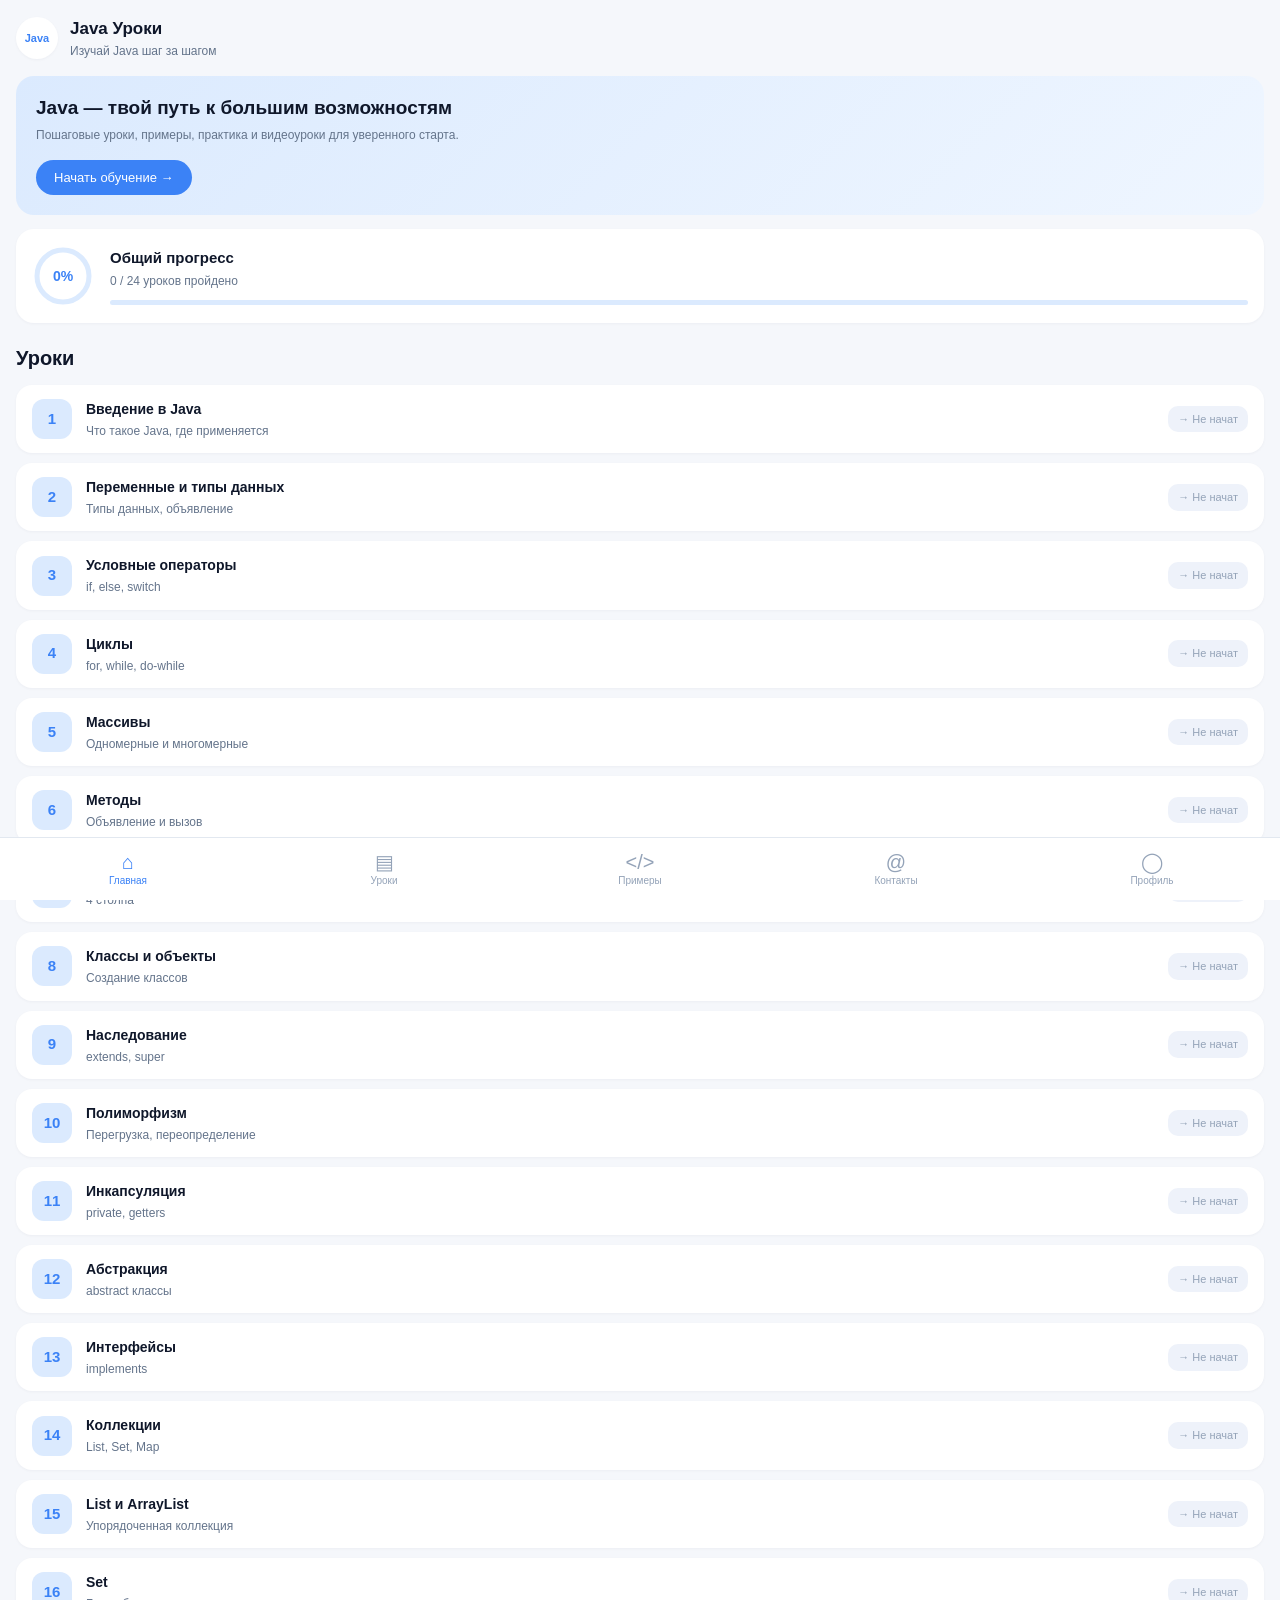
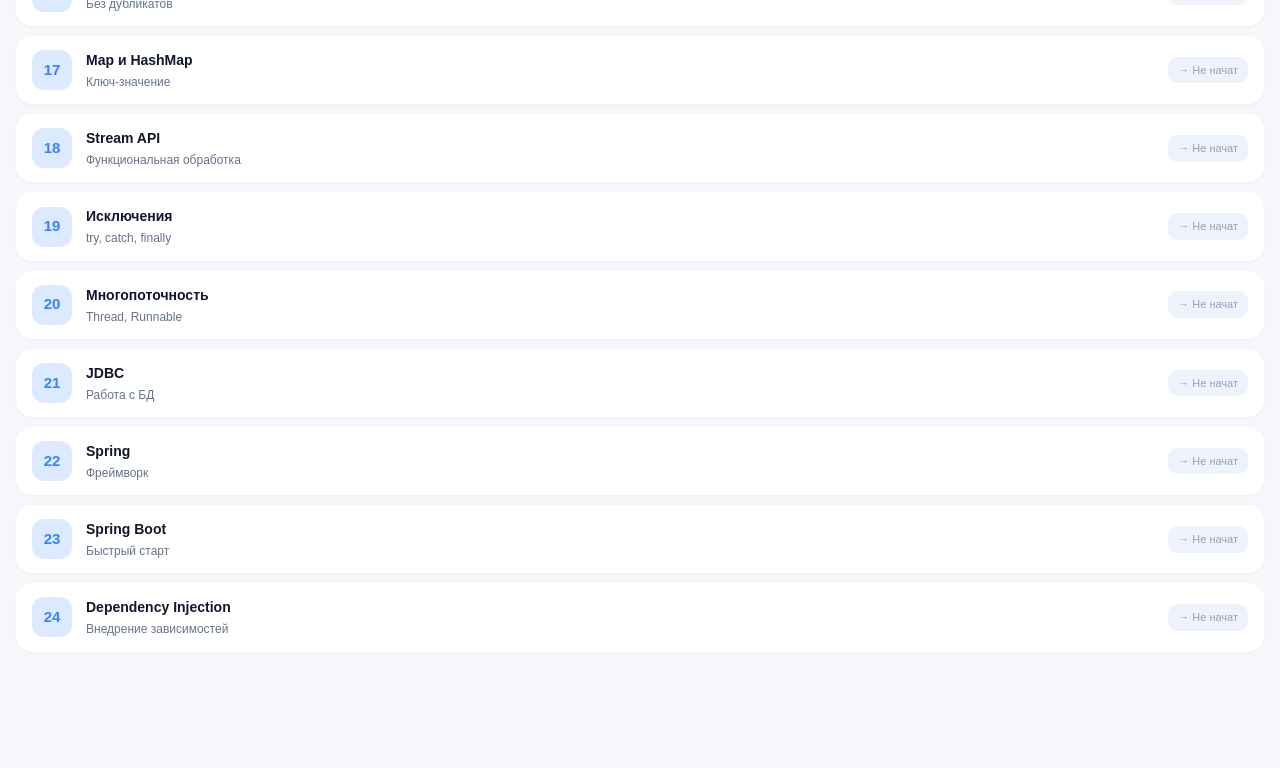
<file: web/index.html>
<!DOCTYPE html>
<html lang="ru">
<head>
    <meta charset="UTF-8">
    <meta name="viewport" content="width=device-width, initial-scale=1.0, maximum-scale=1.0, user-scalable=no">
    <title>Java Уроки</title>
    <script src="https://telegram.org/js/telegram-web-app.js"></script>
    <link rel="stylesheet" href="style.css">
</head>
<body>
    <header id="header">
        <button id="back-btn" class="hidden">‹</button>
        <div class="header-left">
            <div class="logo" id="header-logo">Java</div>
            <div class="header-text">
                <h1 id="header-title">Java Уроки</h1>
                <p id="header-subtitle">Изучай Java шаг за шагом</p>
            </div>
        </div>
    </header>

    <main id="content"></main>

    <nav id="tabs">
        <button class="tab active" data-tab="home">
            <span class="tab-icon">⌂</span>
            <span class="tab-label">Главная</span>
        </button>
        <button class="tab" data-tab="topics">
            <span class="tab-icon">▤</span>
            <span class="tab-label">Уроки</span>
        </button>
        <button class="tab" data-tab="examples">
            <span class="tab-icon">&lt;/&gt;</span>
            <span class="tab-label">Примеры</span>
        </button>
        <button class="tab" data-tab="contacts">
            <span class="tab-icon">@</span>
            <span class="tab-label">Контакты</span>
        </button>
        <button class="tab" data-tab="profile">
            <span class="tab-icon">◯</span>
            <span class="tab-label">Профиль</span>
        </button>
    </nav>

    <div id="modal-overlay" class="hidden">
        <div id="modal">
            <div id="modal-content"></div>
        </div>
    </div>

    <div id="toast"></div>

    <script src="app.js"></script>
</body>
</html>
</file>
<file: web/style.css>
* {
    margin: 0;
    padding: 0;
    box-sizing: border-box;
    -webkit-tap-highlight-color: transparent;
}

:root {
    --bg: #f5f7fb;
    --card-bg: #ffffff;
    --card-alt: #eef2fa;
    --text: #0f172a;
    --text-secondary: #64748b;
    --hint: #94a3b8;
    --accent: #3b82f6;
    --accent-light: #e0edff;
    --accent-soft: #dbeafe;
    --success: #22c55e;
    --success-light: #dcfce7;
    --danger: #ef4444;
    --border: #e2e8f0;
    --shadow: 0 1px 3px rgba(15, 23, 42, 0.04);
}

body.dark {
    --bg: #0e1621;
    --card-bg: #17212b;
    --card-alt: #1e2a38;
    --text: #ffffff;
    --text-secondary: #8b9aa8;
    --hint: #6b7a8a;
    --accent-light: rgba(59, 130, 246, 0.15);
    --accent-soft: rgba(59, 130, 246, 0.1);
    --success-light: rgba(34, 197, 94, 0.15);
    --border: #24313f;
}

body {
    font-family: -apple-system, BlinkMacSystemFont, "Segoe UI", Roboto, sans-serif;
    background: var(--bg);
    color: var(--text);
    overflow-x: hidden;
    padding-bottom: 90px;
    font-size: 14px;
    line-height: 1.5;
}

#header {
    padding: 16px;
    display: flex;
    align-items: center;
    justify-content: space-between;
    position: sticky;
    top: 0;
    background: var(--bg);
    z-index: 10;
    gap: 12px;
}

.header-left { display: flex; align-items: center; gap: 12px; flex: 1; }

.logo {
    width: 42px;
    height: 42px;
    border-radius: 50%;
    background: var(--card-bg);
    display: flex;
    align-items: center;
    justify-content: center;
    color: var(--accent);
    font-weight: 700;
    font-size: 11px;
    flex-shrink: 0;
    box-shadow: var(--shadow);
}

#header-title { font-size: 17px; font-weight: 700; }
#header-subtitle { font-size: 12px; color: var(--text-secondary); }

#back-btn {
    background: none;
    border: none;
    color: var(--accent);
    font-size: 28px;
    cursor: pointer;
    padding: 0 8px;
    line-height: 1;
    font-family: inherit;
}

#back-btn.hidden { display: none; }

#content { padding: 0 16px 16px; }

.hero {
    background: linear-gradient(135deg, #dbeafe 0%, #eff6ff 100%);
    border-radius: 18px;
    padding: 20px;
    margin-bottom: 14px;
}

body.dark .hero {
    background: linear-gradient(135deg, #1e3a5f 0%, #17212b 100%);
}

.hero h2 { font-size: 19px; font-weight: 700; line-height: 1.25; margin-bottom: 8px; }
.hero p { font-size: 12px; color: var(--text-secondary); line-height: 1.4; margin-bottom: 16px; }

.hero-btn {
    background: var(--accent);
    color: white;
    border: none;
    padding: 10px 18px;
    border-radius: 22px;
    font-size: 13px;
    font-weight: 500;
    cursor: pointer;
    font-family: inherit;
}

.progress-card {
    background: var(--card-bg);
    border-radius: 18px;
    padding: 16px;
    margin-bottom: 20px;
    display: flex;
    align-items: center;
    gap: 16px;
    box-shadow: var(--shadow);
}

.circular-progress { position: relative; width: 62px; height: 62px; flex-shrink: 0; }
.circular-progress svg { transform: rotate(-90deg); width: 62px; height: 62px; }
.circular-progress .bg-circle { fill: none; stroke: var(--accent-soft); stroke-width: 5; }
.circular-progress .fg-circle { fill: none; stroke: var(--accent); stroke-width: 5; stroke-linecap: round; transition: stroke-dashoffset 0.6s; }
.circular-progress .percent-text { position: absolute; inset: 0; display: flex; align-items: center; justify-content: center; font-size: 14px; font-weight: 700; color: var(--accent); }

.progress-info { flex: 1; }
.progress-info h3 { font-size: 15px; font-weight: 700; margin-bottom: 3px; }
.progress-info p { font-size: 12px; color: var(--text-secondary); margin-bottom: 10px; }

.progress-bar-mini { height: 5px; background: var(--accent-soft); border-radius: 3px; overflow: hidden; }
.progress-bar-mini-fill { height: 100%; background: var(--accent); border-radius: 3px; transition: width 0.6s; }

.section-title { font-size: 20px; font-weight: 700; margin: 20px 0 12px; }

.topic-list-item {
    background: var(--card-bg);
    border-radius: 16px;
    padding: 14px 16px;
    margin-bottom: 10px;
    display: flex;
    align-items: center;
    gap: 14px;
    cursor: pointer;
    box-shadow: var(--shadow);
}

.topic-number {
    width: 40px;
    height: 40px;
    border-radius: 12px;
    background: var(--accent-soft);
    color: var(--accent);
    display: flex;
    align-items: center;
    justify-content: center;
    font-weight: 700;
    font-size: 15px;
    flex-shrink: 0;
}

.topic-number.done { background: var(--success-light); color: var(--success); }

.topic-info { flex: 1; min-width: 0; }
.topic-info h4 { font-size: 14px; font-weight: 700; margin-bottom: 3px; }
.topic-info p { font-size: 12px; color: var(--text-secondary); line-height: 1.35; }

.topic-status {
    font-size: 11px;
    padding: 5px 10px;
    border-radius: 10px;
    flex-shrink: 0;
    font-weight: 500;
}

.status-done { background: var(--success-light); color: var(--success); }
.status-progress { background: var(--accent-light); color: var(--accent); }
.status-not-started { background: var(--card-alt); color: var(--hint); }

.grid-2 { display: grid; grid-template-columns: 1fr 1fr; gap: 10px; }

.menu-card {
    background: var(--card-bg);
    border-radius: 16px;
    padding: 16px 12px;
    cursor: pointer;
    text-align: center;
    box-shadow: var(--shadow);
    display: flex;
    flex-direction: column;
    align-items: center;
}

.menu-card .icon {
    width: 52px;
    height: 52px;
    border-radius: 14px;
    background: var(--accent-soft);
    display: flex;
    align-items: center;
    justify-content: center;
    margin-bottom: 12px;
    font-size: 24px;
    color: var(--accent);
}

.menu-card h4 { font-size: 14px; font-weight: 700; margin-bottom: 4px; }
.menu-card p { font-size: 11px; color: var(--text-secondary); line-height: 1.3; margin-bottom: 10px; min-height: 28px; }

.menu-card-btn {
    background: var(--accent-light);
    color: var(--accent);
    border: none;
    padding: 7px 16px;
    border-radius: 20px;
    font-size: 12px;
    font-weight: 600;
    font-family: inherit;
    cursor: pointer;
}

.lesson-content {
    background: var(--card-bg);
    border-radius: 16px;
    padding: 18px;
    line-height: 1.7;
    font-size: 13px;
    white-space: pre-wrap;
    word-wrap: break-word;
    font-family: "SF Mono", Menlo, Consolas, monospace;
    margin-bottom: 16px;
    box-shadow: var(--shadow);
}

.lesson-actions { display: flex; gap: 8px; margin-bottom: 20px; }

.btn {
    flex: 1;
    padding: 14px;
    border: none;
    border-radius: 12px;
    font-size: 13px;
    font-weight: 600;
    cursor: pointer;
    font-family: inherit;
}

.btn-primary { background: var(--accent); color: white; }
.btn-secondary { background: var(--card-bg); color: var(--text); box-shadow: var(--shadow); }

.quiz-question {
    background: var(--card-bg);
    border-radius: 16px;
    padding: 18px;
    font-size: 15px;
    font-weight: 600;
    line-height: 1.5;
    margin-bottom: 16px;
    box-shadow: var(--shadow);
}

.quiz-options { display: flex; flex-direction: column; gap: 10px; }

.quiz-option {
    padding: 16px;
    background: var(--card-bg);
    border-radius: 14px;
    cursor: pointer;
    font-size: 14px;
    border: 2px solid transparent;
    text-align: left;
    font-family: inherit;
    color: var(--text);
    font-weight: 500;
    box-shadow: var(--shadow);
}

.quiz-option.correct { border-color: var(--success); background: var(--success-light); color: var(--success); }
.quiz-option.wrong { border-color: var(--danger); background: rgba(239, 68, 68, 0.1); color: var(--danger); }

.quiz-result {
    text-align: center;
    padding: 40px 20px;
    background: var(--card-bg);
    border-radius: 16px;
    box-shadow: var(--shadow);
}

.contact-item {
    background: var(--card-bg);
    border-radius: 14px;
    padding: 16px;
    margin-bottom: 10px;
    display: flex;
    align-items: center;
    justify-content: space-between;
    text-decoration: none;
    color: var(--text);
    box-shadow: var(--shadow);
    cursor: pointer;
}

.contact-item:active { opacity: 0.7; }
.contact-name { font-size: 14px; font-weight: 600; }
.contact-arrow { color: var(--accent); font-size: 18px; }

.example-item {
    background: var(--card-bg);
    border-radius: 14px;
    padding: 16px;
    margin-bottom: 10px;
    cursor: pointer;
    box-shadow: var(--shadow);
}

.example-item h4 { font-size: 14px; font-weight: 700; margin-bottom: 4px; }
.example-item p { font-size: 12px; color: var(--text-secondary); }

.video-item {
    background: var(--card-bg);
    border-radius: 14px;
    padding: 16px;
    margin-bottom: 10px;
    cursor: pointer;
    box-shadow: var(--shadow);
    display: flex;
    align-items: center;
    gap: 14px;
    text-decoration: none;
    color: var(--text);
}

.video-item:active { opacity: 0.7; }

.video-icon {
    width: 48px;
    height: 48px;
    border-radius: 12px;
    background: rgba(239, 68, 68, 0.1);
    color: #ef4444;
    display: flex;
    align-items: center;
    justify-content: center;
    font-size: 20px;
    flex-shrink: 0;
}

.video-info { flex: 1; min-width: 0; }
.video-info h4 { font-size: 14px; font-weight: 700; margin-bottom: 4px; }
.video-info p { font-size: 12px; color: var(--text-secondary); }

.code-block {
    background: #0f172a;
    color: #e2e8f0;
    padding: 16px;
    border-radius: 12px;
    font-family: "SF Mono", Menlo, Consolas, monospace;
    font-size: 12px;
    line-height: 1.6;
    overflow-x: auto;
    white-space: pre;
    margin-bottom: 16px;
}

.legal-content {
    background: var(--card-bg);
    border-radius: 16px;
    padding: 18px;
    line-height: 1.7;
    font-size: 13px;
    white-space: pre-wrap;
    word-wrap: break-word;
    margin-bottom: 16px;
    box-shadow: var(--shadow);
}

#tabs {
    position: fixed;
    bottom: 0;
    left: 0;
    right: 0;
    display: flex;
    background: var(--card-bg);
    border-top: 1px solid var(--border);
    z-index: 10;
    padding: 6px 0;
}

.tab {
    flex: 1;
    padding: 8px 4px;
    border: none;
    background: none;
    color: var(--hint);
    font-size: 10px;
    font-family: inherit;
    cursor: pointer;
    display: flex;
    flex-direction: column;
    align-items: center;
    gap: 3px;
    font-weight: 500;
}

.tab-icon { font-size: 20px; line-height: 1; }
.tab.active { color: var(--accent); }

#modal-overlay {
    position: fixed;
    inset: 0;
    background: rgba(15, 23, 42, 0.5);
    z-index: 100;
    display: flex;
    align-items: flex-end;
    justify-content: center;
}

#modal-overlay.hidden { display: none; }

#modal {
    background: var(--card-bg);
    width: 100%;
    max-width: 500px;
    border-radius: 24px 24px 0 0;
    padding: 24px 20px;
    max-height: 85vh;
    overflow-y: auto;
    position: relative;
}

.modal-title { font-size: 18px; font-weight: 700; margin-bottom: 16px; text-align: center; }

.modal-close {
    position: absolute;
    top: 16px;
    right: 16px;
    background: var(--card-alt);
    border: none;
    color: var(--text);
    width: 32px;
    height: 32px;
    border-radius: 50%;
    cursor: pointer;
    font-size: 14px;
    font-family: inherit;
}

.settings-row {
    display: flex;
    align-items: center;
    justify-content: space-between;
    padding: 16px 0;
    border-bottom: 1px solid var(--border);
    cursor: pointer;
}

.settings-row:last-child { border-bottom: none; }
.settings-row-left { display: flex; align-items: center; gap: 12px; }

.settings-row-icon {
    width: 38px;
    height: 38px;
    border-radius: 12px;
    background: var(--accent-soft);
    color: var(--accent);
    display: flex;
    align-items: center;
    justify-content: center;
    font-size: 16px;
}

.settings-row-text { font-size: 14px; font-weight: 500; }
.settings-row-value { font-size: 13px; color: var(--text-secondary); }

.avatar-section {
    text-align: center;
    padding: 20px 0 24px;
    margin-bottom: 16px;
    border-bottom: 1px solid var(--border);
}

.avatar-circle {
    width: 100px;
    height: 100px;
    border-radius: 50%;
    background: var(--accent-soft);
    margin: 0 auto 12px;
    display: flex;
    align-items: center;
    justify-content: center;
    font-size: 48px;
    cursor: pointer;
    border: 4px solid var(--card-bg);
}

.avatar-hint { font-size: 12px; color: var(--text-secondary); }

.sticker-grid { display: grid; grid-template-columns: repeat(5, 1fr); gap: 10px; margin: 12px 0; }

.sticker-item {
    aspect-ratio: 1;
    background: var(--card-alt);
    border-radius: 14px;
    display: flex;
    align-items: center;
    justify-content: center;
    font-size: 30px;
    cursor: pointer;
    border: 2px solid transparent;
}

.sticker-item.selected { border-color: var(--accent); background: var(--accent-light); }

.input-field {
    width: 100%;
    background: var(--card-alt);
    border: 2px solid transparent;
    color: var(--text);
    padding: 14px 18px;
    border-radius: 14px;
    font-size: 15px;
    font-family: inherit;
    margin: 12px 0;
}

#toast {
    position: fixed;
    bottom: 100px;
    left: 50%;
    transform: translateX(-50%) translateY(20px);
    background: var(--accent);
    color: white;
    padding: 12px 24px;
    border-radius: 12px;
    font-size: 13px;
    font-weight: 500;
    opacity: 0;
    transition: all 0.25s;
    z-index: 200;
    pointer-events: none;
}

#toast.show { opacity: 1; transform: translateX(-50%) translateY(0); }
</file>
